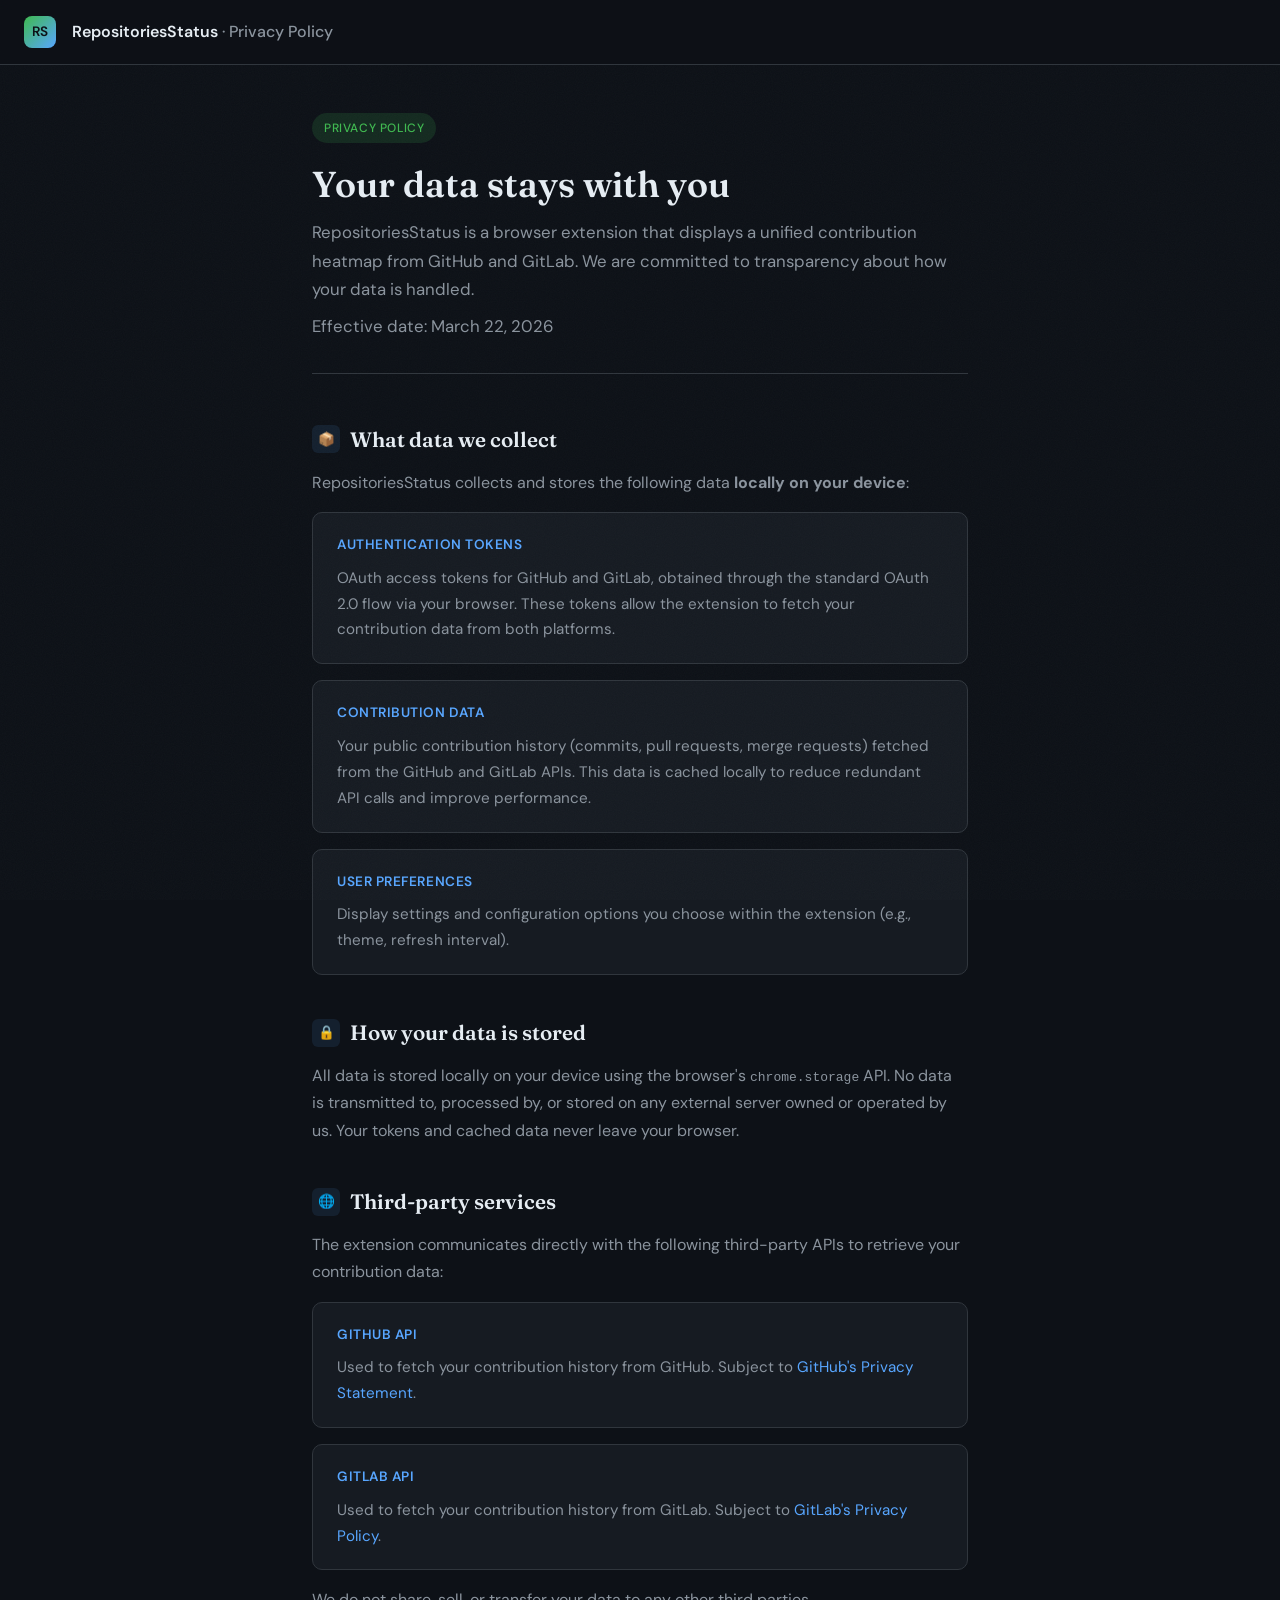
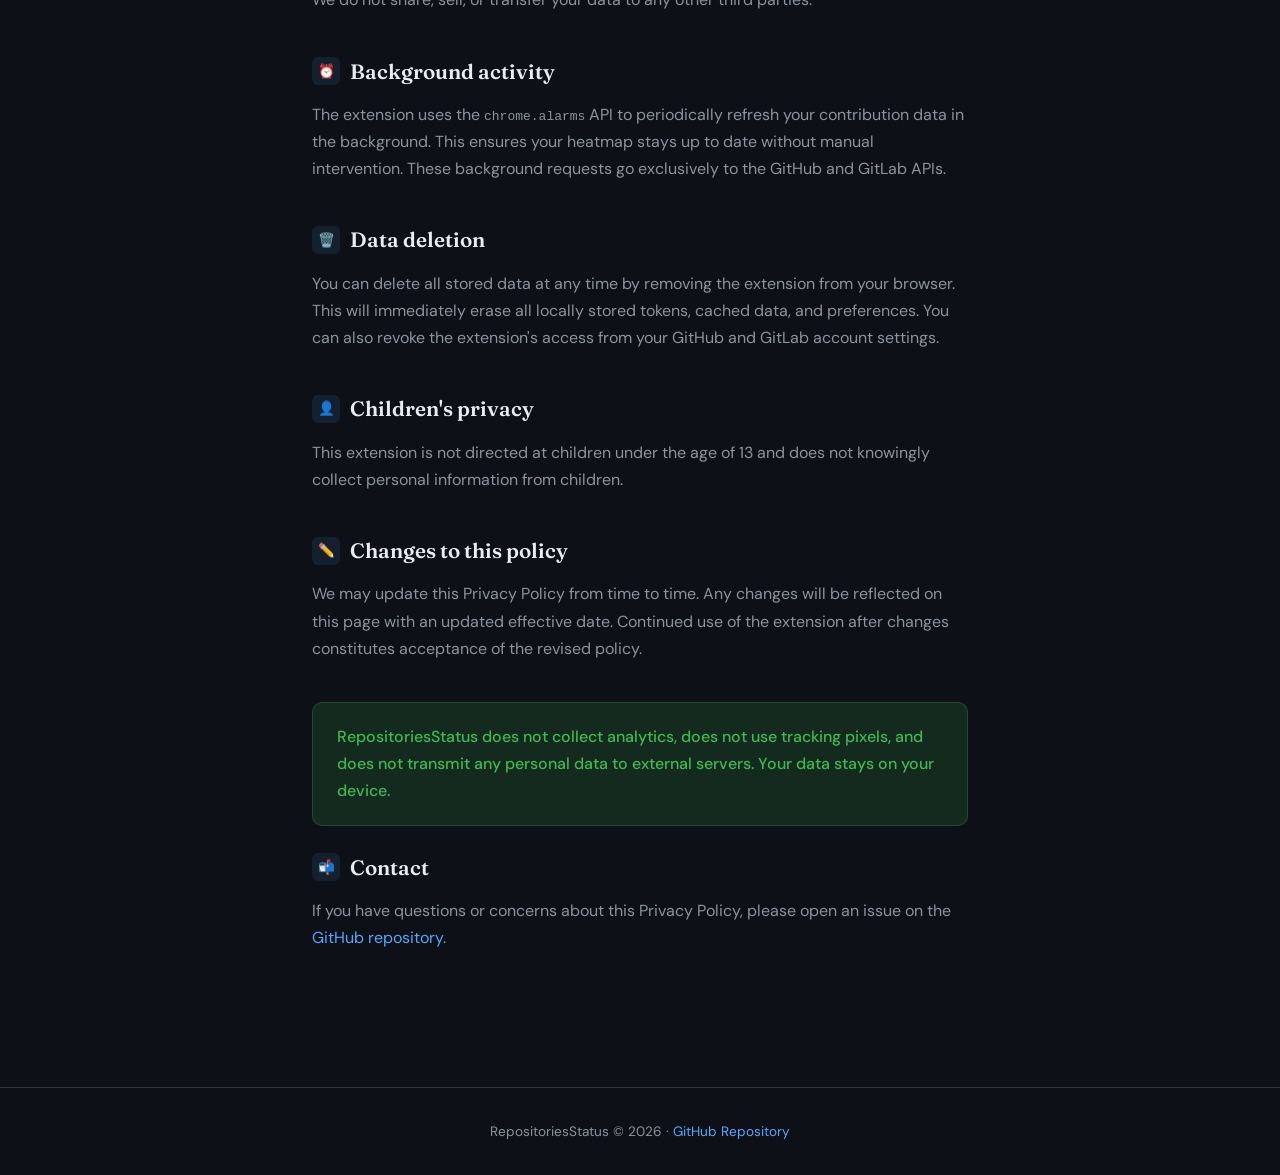
<file: docs/index.html>
<!DOCTYPE html>
<html lang="en">
<head>
    <meta charset="UTF-8">
    <meta name="viewport" content="width=device-width, initial-scale=1.0">
    <title>Privacy Policy — RepositoriesStatus</title>
    <link rel="preconnect" href="https://fonts.googleapis.com">
    <link href="https://fonts.googleapis.com/css2?family=DM+Sans:wght@400;500;600&family=Fraunces:opsz,wght@9..144,400;9..144,600&display=swap" rel="stylesheet">
    <style>
        :root {
            --bg: #0d1117;
            --surface: #161b22;
            --border: #30363d;
            --text: #e6edf3;
            --text-muted: #8b949e;
            --accent: #58a6ff;
            --accent-dim: rgba(88, 166, 255, 0.1);
            --green: #3fb950;
            --green-dim: rgba(63, 185, 80, 0.15);
        }

        * { margin: 0; padding: 0; box-sizing: border-box; }

        body {
            font-family: 'DM Sans', sans-serif;
            background: var(--bg);
            color: var(--text);
            line-height: 1.7;
            min-height: 100vh;
        }

        .grain {
            position: fixed;
            inset: 0;
            pointer-events: none;
            opacity: 0.03;
            background-image: url("data:image/svg+xml,%3Csvg viewBox='0 0 256 256' xmlns='http://www.w3.org/2000/svg'%3E%3Cfilter id='n'%3E%3CfeTurbulence type='fractalNoise' baseFrequency='0.9' numOctaves='4' stitchTiles='stitch'/%3E%3C/filter%3E%3Crect width='100%25' height='100%25' filter='url(%23n)'/%3E%3C/svg%3E");
            background-size: 256px;
        }

        header {
            border-bottom: 1px solid var(--border);
            padding: 1rem 1.5rem;
            display: flex;
            align-items: center;
            gap: 1rem;
            backdrop-filter: blur(12px);
            position: sticky;
            top: 0;
            z-index: 10;
            background: rgba(13, 17, 23, 0.85);
        }

        .logo {
            width: 32px;
            height: 32px;
            background: linear-gradient(135deg, var(--green), var(--accent));
            border-radius: 8px;
            display: flex;
            align-items: center;
            justify-content: center;
            font-weight: 600;
            font-size: 0.85rem;
            color: var(--bg);
            flex-shrink: 0;
        }

        header h1 {
            font-family: 'DM Sans', sans-serif;
            font-size: 1rem;
            font-weight: 500;
            color: var(--text-muted);
        }

        header h1 strong {
            color: var(--text);
            font-weight: 600;
        }

        .container {
            max-width: 720px;
            margin: 0 auto;
            padding: 3rem 2rem 6rem;
        }

        .hero {
            margin-bottom: 3rem;
            padding-bottom: 2rem;
            border-bottom: 1px solid var(--border);
        }

        .badge {
            display: inline-block;
            font-size: 0.75rem;
            font-weight: 500;
            letter-spacing: 0.05em;
            text-transform: uppercase;
            color: var(--green);
            background: var(--green-dim);
            padding: 0.3rem 0.75rem;
            border-radius: 100px;
            margin-bottom: 1.25rem;
        }

        .hero h2 {
            font-family: 'Fraunces', serif;
            font-size: 2.25rem;
            font-weight: 600;
            line-height: 1.2;
            margin-bottom: 0.75rem;
        }

        .hero p {
            color: var(--text-muted);
            font-size: 1.05rem;
        }

        .effective-date {
            color: var(--text-muted);
            font-size: 0.875rem;
            margin-top: 0.5rem;
        }

        section {
            margin-bottom: 2.5rem;
        }

        section h3 {
            font-family: 'Fraunces', serif;
            font-size: 1.3rem;
            font-weight: 600;
            margin-bottom: 0.75rem;
            display: flex;
            align-items: center;
            gap: 0.6rem;
        }

        section h3 .icon {
            width: 28px;
            height: 28px;
            background: var(--accent-dim);
            border-radius: 6px;
            display: flex;
            align-items: center;
            justify-content: center;
            font-size: 0.85rem;
            flex-shrink: 0;
        }

        section p {
            color: var(--text-muted);
            margin-bottom: 0.75rem;
        }

        .data-card {
            background: var(--surface);
            border: 1px solid var(--border);
            border-radius: 10px;
            padding: 1.25rem 1.5rem;
            margin: 1rem 0;
        }

        .data-card h4 {
            font-size: 0.85rem;
            font-weight: 600;
            text-transform: uppercase;
            letter-spacing: 0.04em;
            color: var(--accent);
            margin-bottom: 0.6rem;
        }

        .data-card p {
            font-size: 0.95rem;
            margin-bottom: 0;
        }

        .highlight {
            background: var(--green-dim);
            border: 1px solid rgba(63, 185, 80, 0.25);
            border-radius: 10px;
            padding: 1.25rem 1.5rem;
            margin: 1.5rem 0;
        }

        .highlight p {
            color: var(--green);
            font-weight: 500;
            margin-bottom: 0;
        }

        footer {
            border-top: 1px solid var(--border);
            padding: 2rem;
            text-align: center;
            color: var(--text-muted);
            font-size: 0.85rem;
        }

        footer a {
            color: var(--accent);
            text-decoration: none;
        }

        footer a:hover {
            text-decoration: underline;
        }

        a {
            color: var(--accent);
            text-decoration: none;
        }

        a:hover {
            text-decoration: underline;
        }

        @media (max-width: 600px) {
            .hero h2 { font-size: 1.75rem; }
            .container { padding: 2rem 1.25rem 4rem; }
        }
    </style>
</head>
<body>
    <div class="grain"></div>

    <header>
        <div class="logo">RS</div>
        <h1><strong>RepositoriesStatus</strong> · Privacy Policy</h1>
    </header>

    <div class="container">
        <div class="hero">
            <span class="badge">Privacy Policy</span>
            <h2>Your data stays with you</h2>
            <p>RepositoriesStatus is a browser extension that displays a unified contribution heatmap from GitHub and GitLab. We are committed to transparency about how your data is handled.</p>
            <p class="effective-date">Effective date: March 22, 2026</p>
        </div>

        <section>
            <h3><span class="icon">📦</span> What data we collect</h3>
            <p>RepositoriesStatus collects and stores the following data <strong>locally on your device</strong>:</p>

            <div class="data-card">
                <h4>Authentication tokens</h4>
                <p>OAuth access tokens for GitHub and GitLab, obtained through the standard OAuth 2.0 flow via your browser. These tokens allow the extension to fetch your contribution data from both platforms.</p>
            </div>

            <div class="data-card">
                <h4>Contribution data</h4>
                <p>Your public contribution history (commits, pull requests, merge requests) fetched from the GitHub and GitLab APIs. This data is cached locally to reduce redundant API calls and improve performance.</p>
            </div>

            <div class="data-card">
                <h4>User preferences</h4>
                <p>Display settings and configuration options you choose within the extension (e.g., theme, refresh interval).</p>
            </div>
        </section>

        <section>
            <h3><span class="icon">🔒</span> How your data is stored</h3>
            <p>All data is stored locally on your device using the browser's <code>chrome.storage</code> API. No data is transmitted to, processed by, or stored on any external server owned or operated by us. Your tokens and cached data never leave your browser.</p>
        </section>

        <section>
            <h3><span class="icon">🌐</span> Third-party services</h3>
            <p>The extension communicates directly with the following third-party APIs to retrieve your contribution data:</p>

            <div class="data-card">
                <h4>GitHub API</h4>
                <p>Used to fetch your contribution history from GitHub. Subject to <a href="https://docs.github.com/en/site-policy/privacy-policies/github-general-privacy-statement" target="_blank" rel="noopener">GitHub's Privacy Statement</a>.</p>
            </div>

            <div class="data-card">
                <h4>GitLab API</h4>
                <p>Used to fetch your contribution history from GitLab. Subject to <a href="https://about.gitlab.com/privacy/" target="_blank" rel="noopener">GitLab's Privacy Policy</a>.</p>
            </div>

            <p>We do not share, sell, or transfer your data to any other third parties.</p>
        </section>

        <section>
            <h3><span class="icon">⏰</span> Background activity</h3>
            <p>The extension uses the <code>chrome.alarms</code> API to periodically refresh your contribution data in the background. This ensures your heatmap stays up to date without manual intervention. These background requests go exclusively to the GitHub and GitLab APIs.</p>
        </section>

        <section>
            <h3><span class="icon">🗑️</span> Data deletion</h3>
            <p>You can delete all stored data at any time by removing the extension from your browser. This will immediately erase all locally stored tokens, cached data, and preferences. You can also revoke the extension's access from your GitHub and GitLab account settings.</p>
        </section>

        <section>
            <h3><span class="icon">👤</span> Children's privacy</h3>
            <p>This extension is not directed at children under the age of 13 and does not knowingly collect personal information from children.</p>
        </section>

        <section>
            <h3><span class="icon">✏️</span> Changes to this policy</h3>
            <p>We may update this Privacy Policy from time to time. Any changes will be reflected on this page with an updated effective date. Continued use of the extension after changes constitutes acceptance of the revised policy.</p>
        </section>

        <div class="highlight">
            <p>RepositoriesStatus does not collect analytics, does not use tracking pixels, and does not transmit any personal data to external servers. Your data stays on your device.</p>
        </div>

        <section>
            <h3><span class="icon">📬</span> Contact</h3>
            <p>If you have questions or concerns about this Privacy Policy, please open an issue on the <a href="https://github.com/Darkerc/RepositoriesStatus/issues" target="_blank" rel="noopener">GitHub repository</a>.</p>
        </section>
    </div>

    <footer>
        <p>RepositoriesStatus &copy; 2026 · <a href="https://github.com/Darkerc/RepositoriesStatus" target="_blank" rel="noopener">GitHub Repository</a></p>
    </footer>
</body>
</html>
</file>
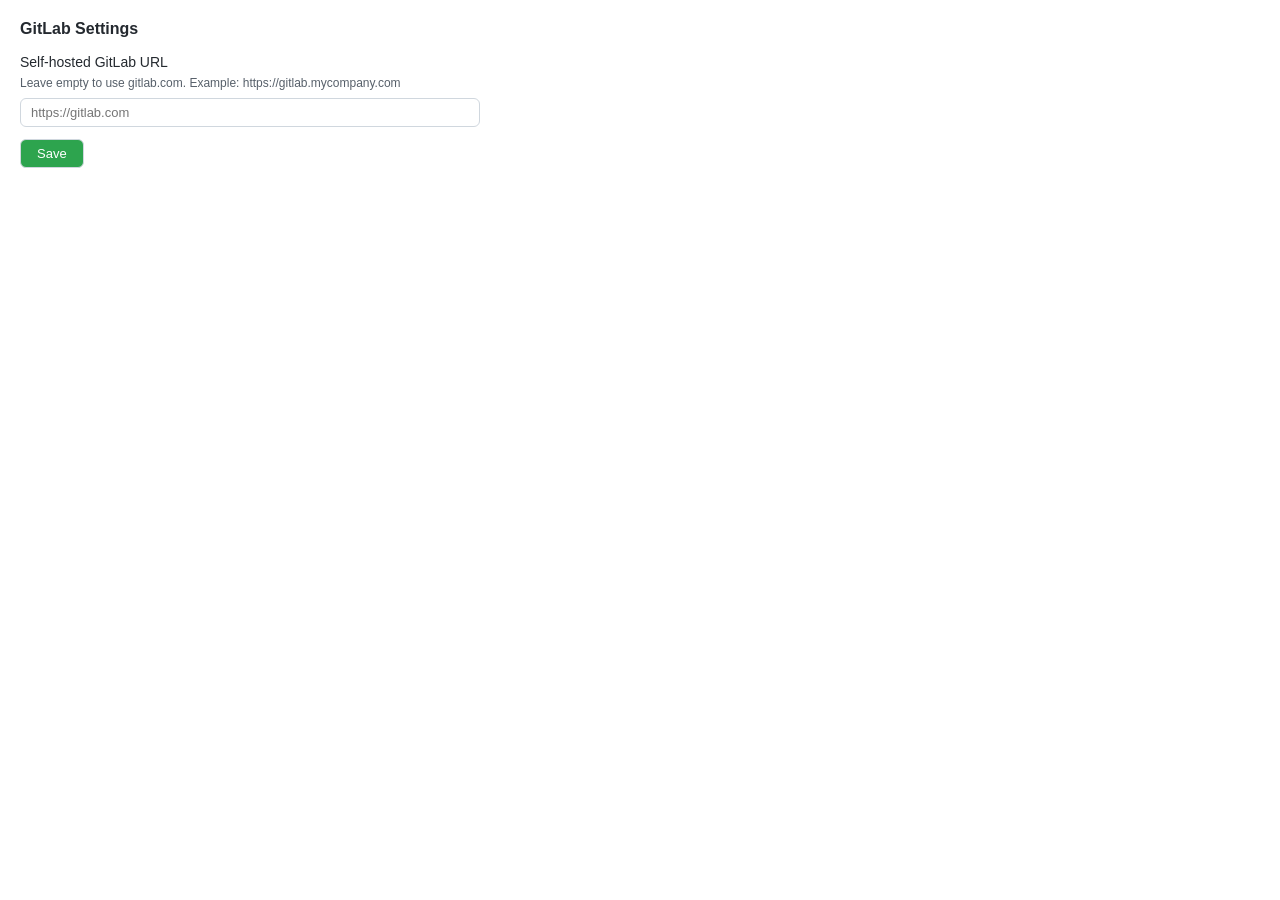
<file: options/options.html>
<!DOCTYPE html>
<html lang="en">
<head>
  <meta charset="UTF-8">
  <title>Contribution Heatmap - Options</title>
  <script>
    var _t = localStorage.getItem('user_theme');
    if (_t === 'light' || _t === 'dark') document.documentElement.setAttribute('data-theme', _t);
  </script>
  <style>
    :root {
      --color-text-primary: #24292f;
      --color-text-secondary: #57606a;
      --color-bg-primary: #ffffff;
      --color-border-primary: #d0d7de;
      --color-accent-blue: #0969da;
      --color-focus-ring: rgba(9, 105, 218, 0.15);
      --color-btn-bg: #2da44e;
      --color-btn-hover: #218838;
      --color-success-bg: #dafbe1;
      --color-success-text: #116329;
      --color-error-bg: #ffebe9;
      --color-error-text: #82071e;
    }

    html[data-theme="dark"] {
      --color-text-primary: #e6edf3;
      --color-text-secondary: #8b949e;
      --color-bg-primary: #0d1117;
      --color-border-primary: #30363d;
      --color-accent-blue: #58a6ff;
      --color-focus-ring: rgba(56, 139, 253, 0.3);
      --color-btn-bg: #238636;
      --color-btn-hover: #2ea043;
      --color-success-bg: rgba(63, 185, 80, 0.15);
      --color-success-text: #3fb950;
      --color-error-bg: rgba(248, 81, 73, 0.15);
      --color-error-text: #ff7b72;
    }

    @media (prefers-color-scheme: dark) {
      html:not([data-theme]) {
        --color-text-primary: #e6edf3;
        --color-text-secondary: #8b949e;
        --color-bg-primary: #0d1117;
        --color-border-primary: #30363d;
        --color-accent-blue: #58a6ff;
        --color-focus-ring: rgba(56, 139, 253, 0.3);
        --color-btn-bg: #238636;
        --color-btn-hover: #2ea043;
        --color-success-bg: rgba(63, 185, 80, 0.15);
        --color-success-text: #3fb950;
        --color-error-bg: rgba(248, 81, 73, 0.15);
        --color-error-text: #ff7b72;
      }
    }

    * { margin: 0; padding: 0; box-sizing: border-box; }
    body {
      font-family: -apple-system, BlinkMacSystemFont, 'Segoe UI', Helvetica, Arial, sans-serif;
      font-size: 14px;
      color: var(--color-text-primary);
      background: var(--color-bg-primary);
      padding: 20px;
      max-width: 500px;
    }
    h2 { font-size: 16px; margin-bottom: 16px; }
    label { display: block; font-weight: 500; margin-bottom: 6px; }
    .help { font-size: 12px; color: var(--color-text-secondary); margin-bottom: 8px; }
    input[type="url"] {
      width: 100%;
      padding: 6px 10px;
      border: 1px solid var(--color-border-primary);
      border-radius: 6px;
      font-size: 13px;
      color: var(--color-text-primary);
      background: var(--color-bg-primary);
    }
    input[type="url"]:focus {
      outline: none;
      border-color: var(--color-accent-blue);
      box-shadow: 0 0 0 3px var(--color-focus-ring);
    }
    .btn {
      margin-top: 12px;
      padding: 6px 16px;
      border: 1px solid var(--color-border-primary);
      border-radius: 6px;
      background: var(--color-btn-bg);
      color: #fff;
      font-size: 13px;
      font-weight: 500;
      cursor: pointer;
    }
    .btn:hover { background: var(--color-btn-hover); }
    .message {
      margin-top: 10px;
      font-size: 12px;
      padding: 6px 10px;
      border-radius: 6px;
    }
    .message.success { background: var(--color-success-bg); color: var(--color-success-text); }
    .message.error { background: var(--color-error-bg); color: var(--color-error-text); }
    .message.hidden { display: none; }
  </style>
</head>
<body>
  <h2 data-i18n="options.gitlabSettings">GitLab Settings</h2>

  <label for="gitlab-url" data-i18n="options.gitlabUrlLabel">Self-hosted GitLab URL</label>
  <p class="help" data-i18n="options.gitlabUrlHelp">Leave empty to use gitlab.com. Example: https://gitlab.mycompany.com</p>
  <input type="url" id="gitlab-url" data-i18n-placeholder="options.gitlabPlaceholder" placeholder="https://gitlab.com">

  <button class="btn" id="btn-save" data-i18n="options.save">Save</button>
  <div id="message" class="message hidden"></div>

  <script type="module" src="options.js"></script>
</body>
</html>
</file>
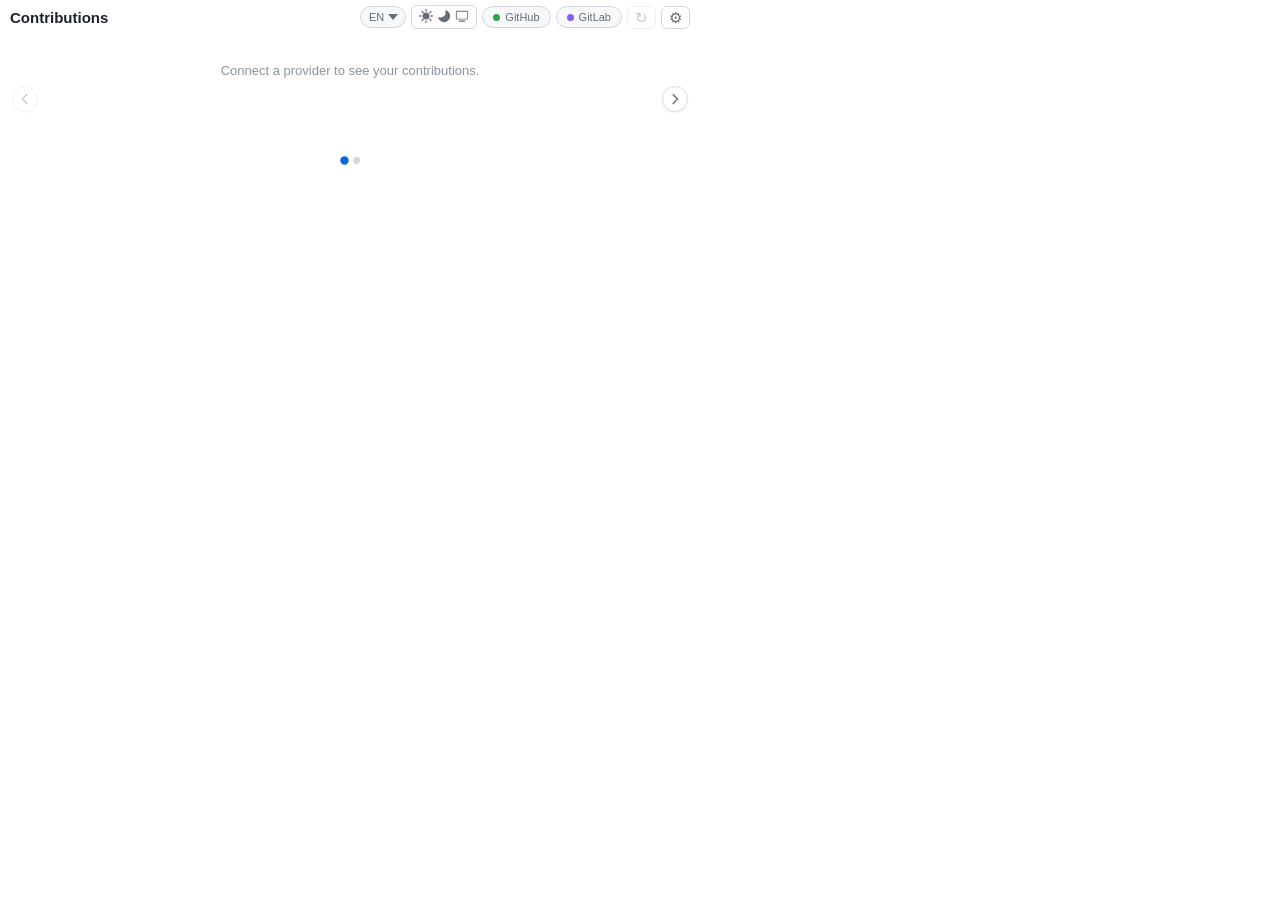
<file: popup/popup.html>
<!DOCTYPE html>
<html lang="en">
<head>
  <meta charset="UTF-8">
  <meta name="viewport" content="width=device-width, initial-scale=1.0">
  <script>
    var _t = localStorage.getItem('user_theme');
    if (_t === 'light' || _t === 'dark') document.documentElement.setAttribute('data-theme', _t);
  </script>
  <link rel="stylesheet" href="popup.css">
  <title>Contribution Heatmap</title>
</head>
<body>
  <header>
    <h1 data-i18n="popup.title">Contributions</h1>
    <div class="header-actions">
      <select id="lang-select" class="lang-select">
        <option value="en">EN</option>
        <option value="es">ES</option>
        <option value="zh">ZH</option>
      </select>
      <button id="btn-theme" class="icon-btn" data-i18n-title="theme.system" title="Theme: System">
        <svg id="icon-sun" width="14" height="14" viewBox="0 0 16 16" fill="currentColor" class="hidden">
          <path d="M8 12a4 4 0 100-8 4 4 0 000 8zM8 0a.75.75 0 01.75.75v1.5a.75.75 0 01-1.5 0V.75A.75.75 0 018 0zm0 13a.75.75 0 01.75.75v1.5a.75.75 0 01-1.5 0v-1.5A.75.75 0 018 13zM3.05 2.34a.75.75 0 011.06 0l1.06 1.06a.75.75 0 11-1.06 1.06L3.05 3.4a.75.75 0 010-1.06zm8.84 8.84a.75.75 0 011.06 0l1.06 1.06a.75.75 0 11-1.06 1.06l-1.06-1.06a.75.75 0 010-1.06zM0 8a.75.75 0 01.75-.75h1.5a.75.75 0 010 1.5H.75A.75.75 0 010 8zm13 0a.75.75 0 01.75-.75h1.5a.75.75 0 010 1.5h-1.5A.75.75 0 0113 8zM3.05 13.66a.75.75 0 010-1.06l1.06-1.06a.75.75 0 111.06 1.06l-1.06 1.06a.75.75 0 01-1.06 0zm8.84-8.84a.75.75 0 010-1.06l1.06-1.06a.75.75 0 111.06 1.06l-1.06 1.06a.75.75 0 01-1.06 0z"/>
        </svg>
        <svg id="icon-moon" width="14" height="14" viewBox="0 0 16 16" fill="currentColor" class="hidden">
          <path d="M9.598 1.591a.75.75 0 01.785-.175 7 7 0 11-8.967 8.967.75.75 0 01.961-.96 5.5 5.5 0 007.046-7.046.75.75 0 01.175-.786z"/>
        </svg>
        <svg id="icon-system" width="14" height="14" viewBox="0 0 16 16" fill="currentColor">
          <path d="M1 3.5A1.5 1.5 0 012.5 2h11A1.5 1.5 0 0115 3.5v7a1.5 1.5 0 01-1.5 1.5h-11A1.5 1.5 0 011 10.5v-7zM2.5 3a.5.5 0 00-.5.5v7a.5.5 0 00.5.5h11a.5.5 0 00.5-.5v-7a.5.5 0 00-.5-.5h-11zM5 14.5a.75.75 0 010-1.5h6a.75.75 0 010 1.5H5z"/>
        </svg>
      </button>
      <button id="btn-github" class="provider-btn" data-i18n-title="popup.connectGitHub" title="Connect GitHub">
        <span class="provider-dot gh-dot"></span>
        <span class="provider-label">GitHub</span>
      </button>
      <button id="btn-gitlab" class="provider-btn" data-i18n-title="popup.connectGitLab" title="Connect GitLab">
        <span class="provider-dot gl-dot"></span>
        <span class="provider-label">GitLab</span>
      </button>
      <button type="button" id="btn-toggle-carousel" class="icon-btn hidden" data-i18n-title="carousel.togglePanelHide" title="Hide contributions panel" aria-label="Toggle contributions panel">
        <svg id="icon-eye-open" width="14" height="14" viewBox="0 0 16 16" fill="currentColor">
          <path d="M8 2C4.5 2 1.6 4.2.3 7.5a.5.5 0 000 .4C1.6 11.3 4.5 14 8 14s6.4-2.7 7.7-6.1a.5.5 0 000-.4C14.4 4.2 11.5 2 8 2zm0 10.5C5.2 12.5 2.8 10.7 1.8 8 2.8 5.3 5.2 3.5 8 3.5s5.2 1.8 6.2 4.5c-1 2.7-3.4 4.5-6.2 4.5zM8 5a3 3 0 100 6 3 3 0 000-6zm0 4.5a1.5 1.5 0 110-3 1.5 1.5 0 010 3z"/>
        </svg>
        <svg id="icon-eye-closed" width="14" height="14" viewBox="0 0 16 16" fill="currentColor" class="hidden">
          <path d="M14.5 1.1a.5.5 0 01.1.7l-13 12a.5.5 0 01-.7-.7l2-1.8A8.7 8.7 0 01.3 7.9a.5.5 0 010-.4C1.6 4.2 4.5 2 8 2c1.5 0 2.9.4 4.1 1.1l2-1.8a.5.5 0 01.7 0zM11 3.8L9.5 5.2A3 3 0 006.7 8l-1.8 1.7A7 7 0 011.8 8C2.8 5.3 5.2 3.5 8 3.5c1.1 0 2.1.3 3 .8zm-3 7.7c2.8 0 5.2-1.8 6.2-4.5-.5-1.2-1.2-2.3-2.1-3.1l-1.5 1.4A3 3 0 018 11a3 3 0 01-1.5-.4L5 12a7 7 0 003 .5z"/>
        </svg>
      </button>
      <button id="btn-refresh" class="icon-btn" data-i18n-title="popup.refresh" title="Refresh" disabled>&#x21bb;</button>
      <button id="btn-options" class="icon-btn" data-i18n-title="popup.options" title="Options">&#x2699;</button>
    </div>
  </header>

  <div id="status-bar" class="status-bar hidden"></div>

  <div id="carousel" class="carousel">
    <button type="button" id="carousel-prev" class="carousel-nav carousel-prev" data-i18n-title="carousel.prev" title="Previous" aria-label="Previous slide">
      <svg width="14" height="14" viewBox="0 0 16 16" fill="currentColor">
        <path d="M10.7 2.3a1 1 0 010 1.4L6.4 8l4.3 4.3a1 1 0 11-1.4 1.4l-5-5a1 1 0 010-1.4l5-5a1 1 0 011.4 0z"/>
      </svg>
    </button>
    <button type="button" id="carousel-next" class="carousel-nav carousel-next" data-i18n-title="carousel.next" title="Next" aria-label="Next slide">
      <svg width="14" height="14" viewBox="0 0 16 16" fill="currentColor">
        <path d="M5.3 2.3a1 1 0 011.4 0l5 5a1 1 0 010 1.4l-5 5a1 1 0 11-1.4-1.4L9.6 8 5.3 3.7a1 1 0 010-1.4z"/>
      </svg>
    </button>

    <div class="carousel-viewport">
      <div class="carousel-track" id="carousel-track">
        <section class="carousel-slide" data-slide="heatmap" aria-label="Heatmap">
          <div class="heatmap-toolbar" id="heatmap-toolbar">
            <button type="button" id="btn-download-heatmap" class="icon-btn" data-i18n-title="heatmap.download" title="Download heatmap">
              <svg width="14" height="14" viewBox="0 0 16 16" fill="currentColor">
                <path d="M7.5 10.4L4.3 7.1a.5.5 0 01.7-.7L7.5 9V1.5a.5.5 0 011 0V9l2.5-2.6a.5.5 0 01.7.7L8.5 10.4a.7.7 0 01-1 0zM2 12.5a.5.5 0 011 0v1h10v-1a.5.5 0 011 0v1.5a.5.5 0 01-.5.5h-11a.5.5 0 01-.5-.5v-1.5z"/>
              </svg>
            </button>
            <button type="button" id="btn-heatmap-colors" class="icon-btn" data-i18n-title="heatmap.customColors" title="Customize heatmap colors">
              <svg width="14" height="14" viewBox="0 0 16 16" fill="currentColor">
                <path d="M8 0a8 8 0 100 16A8 8 0 008 0zM2.6 11.5a6.5 6.5 0 019.5-8.2L3.3 12.1a6.5 6.5 0 01-.7-.6zm1.7 1.2l8.8-8.8a6.5 6.5 0 01-8.8 8.8z"/>
              </svg>
            </button>
          </div>

          <div id="heatmap-color-panel" class="heatmap-color-panel hidden">
            <div class="color-picker-row">
              <label data-i18n="heatmap.githubColor">GitHub</label>
              <input type="color" id="color-github" value="#216e39">
            </div>
            <div class="color-picker-row">
              <label data-i18n="heatmap.gitlabColor">GitLab</label>
              <input type="color" id="color-gitlab" value="#6d28d9">
            </div>
            <div class="color-picker-row">
              <label data-i18n="heatmap.mixedColor">Mixed</label>
              <input type="color" id="color-mixed" value="#0d9488">
            </div>
            <div class="color-picker-actions">
              <button type="button" id="btn-reset-colors" class="color-reset-btn" data-i18n="heatmap.resetColors">Reset</button>
            </div>
          </div>

          <div id="heatmap-container" class="heatmap-container">
            <p class="placeholder" data-i18n="popup.placeholder">Connect a provider to see your contributions.</p>
          </div>
        </section>

        <section class="carousel-slide" data-slide="languages" aria-label="Languages">
          <div id="languages-container" class="languages-container">
            <p class="languages-placeholder" data-i18n="languages.connectFirst">Connect a provider to see your top languages.</p>
          </div>
        </section>
      </div>
    </div>

    <div class="carousel-dots" id="carousel-dots" role="tablist">
      <button type="button" class="carousel-dot active" data-index="0" data-i18n-title="carousel.heatmap" title="Heatmap" aria-label="Heatmap"></button>
      <button type="button" class="carousel-dot" data-index="1" data-i18n-title="carousel.languages" title="Languages" aria-label="Languages"></button>
    </div>
  </div>

  <div id="activity-section" class="activity-section">
    <div class="main-tabs" role="tablist">
      <button type="button" id="tab-user" class="main-tab active" data-tab="user"
              role="tab" aria-selected="true"
              data-i18n="mainTab.user" data-i18n-title="mainTab.userTitle">User Activity</button>
      <button type="button" id="tab-groups" class="main-tab" data-tab="groups"
              role="tab" aria-selected="false"
              data-i18n="mainTab.groups" data-i18n-title="mainTab.groupsTitle">Group Activity</button>
    </div>

    <div id="group-tabs-container" class="group-tabs-container hidden">
      <div id="group-tabs" class="group-tabs" role="tablist"></div>
      <div id="group-tabs-empty" class="group-tabs-empty hidden" data-i18n="groupTab.noGroups">You are not a member of any organization or group.</div>
    </div>

    <div id="activity-feed" class="activity-feed">
      <div class="section-header">
        <h2 data-i18n="popup.recentActivity">Recent Activity</h2>
        <div class="activity-filter-group">
          <button type="button" id="filter-all" class="activity-filter-btn active" data-filter="all" data-i18n="activityFilter.all" data-i18n-title="activityFilter.allTitle" title="Show all activity">All</button>
          <button type="button" id="filter-github" class="activity-filter-btn" data-filter="github" data-i18n-title="activityFilter.githubTitle" title="Show only GitHub">
            <span class="provider-dot gh-dot"></span>GitHub
          </button>
          <button type="button" id="filter-gitlab" class="activity-filter-btn" data-filter="gitlab" data-i18n-title="activityFilter.gitlabTitle" title="Show only GitLab">
            <span class="provider-dot gl-dot"></span>GitLab
          </button>
        </div>
      </div>
      <div id="activity-list" class="activity-list"></div>
    </div>

    <div id="activity-detail" class="activity-detail hidden">
      <div class="detail-header">
        <button id="btn-back" class="back-btn">&larr; <span data-i18n="popup.back">Back</span></button>
        <span id="detail-type" class="detail-type-badge"></span>
      </div>
      <div id="detail-body" class="detail-body"></div>
    </div>
  </div>

  <script type="module" src="popup.js"></script>
</body>
</html>
</file>
<file: popup/popup.css>
/* ── Theme Variables ── */
:root {
  --color-text-primary: #1f2328;
  --color-text-secondary: #656d76;
  --color-text-muted: #8b949e;
  --color-text-on-accent: #ffffff;
  --color-bg-primary: #ffffff;
  --color-bg-surface: #f6f8fa;
  --color-bg-hover: #eaeef2;
  --color-bg-label: #f0f0f0;
  --color-border-primary: #d0d7de;
  --color-border-section: #d8dee4;
  --color-border-light: #f0f0f0;
  --color-accent-blue: #0969da;
  --color-accent-blue-bg: #ddf4ff;
  --color-accent-blue-text: #0550ae;
  --color-focus-ring: rgba(9, 105, 218, 0.15);
  --color-scrollbar: #d0d7de;
  --color-error-bg: #ffebe9;
  --color-error-text: #82071e;
  --color-error-border: #ff8182;
  --color-warning-bg: #fff8c5;
  --color-warning-text: #6a5900;
  --color-warning-border: #d4a72c;
  --color-info-bg: #ddf4ff;
  --color-info-text: #0550ae;
  --color-info-border: #54aeff;
  --color-github-dot: #30a14e;
  --color-gitlab-dot: #8b5cf6;
  --color-badge-pr-bg: #dafbe1;
  --color-badge-pr-text: #116329;
  --color-badge-issue-bg: #fff8c5;
  --color-badge-issue-text: #6a5900;
  --color-badge-gitlab-bg: #ede9fe;
  --color-badge-gitlab-text: #5b21b6;
  --color-file-added: #1a7f37;
  --color-file-modified: #bf8700;
  --color-file-removed: #cf222e;
  --color-file-renamed: #8250df;
  --color-detail-shadow: #494949;
  --color-heatmap-empty: #ebedf0;
  --color-lang-arrow: url("data:image/svg+xml,%3Csvg xmlns='http://www.w3.org/2000/svg' width='10' height='6'%3E%3Cpath d='M0 0l5 6 5-6z' fill='%23656d76'/%3E%3C/svg%3E");
}

/* Dark theme overrides */
html[data-theme="dark"] {
  --color-text-primary: #e6edf3;
  --color-text-secondary: #8b949e;
  --color-text-muted: #6e7681;
  --color-bg-primary: #0d1117;
  --color-bg-surface: #161b22;
  --color-bg-hover: #21262d;
  --color-bg-label: #30363d;
  --color-border-primary: #30363d;
  --color-border-section: #21262d;
  --color-border-light: #21262d;
  --color-accent-blue: #58a6ff;
  --color-accent-blue-bg: rgba(56, 139, 253, 0.15);
  --color-accent-blue-text: #58a6ff;
  --color-focus-ring: rgba(56, 139, 253, 0.3);
  --color-scrollbar: #30363d;
  --color-error-bg: rgba(248, 81, 73, 0.15);
  --color-error-text: #ff7b72;
  --color-error-border: rgba(248, 81, 73, 0.4);
  --color-warning-bg: rgba(210, 153, 34, 0.15);
  --color-warning-text: #d29922;
  --color-warning-border: rgba(210, 153, 34, 0.4);
  --color-info-bg: rgba(56, 139, 253, 0.15);
  --color-info-text: #58a6ff;
  --color-info-border: rgba(56, 139, 253, 0.4);
  --color-github-dot: #3fb950;
  --color-gitlab-dot: #a78bfa;
  --color-badge-pr-bg: rgba(63, 185, 80, 0.15);
  --color-badge-pr-text: #3fb950;
  --color-badge-issue-bg: rgba(210, 153, 34, 0.15);
  --color-badge-issue-text: #d29922;
  --color-badge-gitlab-bg: rgba(139, 92, 246, 0.15);
  --color-badge-gitlab-text: #a78bfa;
  --color-file-added: #3fb950;
  --color-file-modified: #d29922;
  --color-file-removed: #f85149;
  --color-file-renamed: #a371f7;
  --color-detail-shadow: #6e7681;
  --color-heatmap-empty: #161b22;
  --color-lang-arrow: url("data:image/svg+xml,%3Csvg xmlns='http://www.w3.org/2000/svg' width='10' height='6'%3E%3Cpath d='M0 0l5 6 5-6z' fill='%238b949e'/%3E%3C/svg%3E");
}

/* System preference (when no explicit data-theme) */
@media (prefers-color-scheme: dark) {
  html:not([data-theme]) {
    --color-text-primary: #e6edf3;
    --color-text-secondary: #8b949e;
    --color-text-muted: #6e7681;
    --color-bg-primary: #0d1117;
    --color-bg-surface: #161b22;
    --color-bg-hover: #21262d;
    --color-bg-label: #30363d;
    --color-border-primary: #30363d;
    --color-border-section: #21262d;
    --color-border-light: #21262d;
    --color-accent-blue: #58a6ff;
    --color-accent-blue-bg: rgba(56, 139, 253, 0.15);
    --color-accent-blue-text: #58a6ff;
    --color-focus-ring: rgba(56, 139, 253, 0.3);
    --color-scrollbar: #30363d;
    --color-error-bg: rgba(248, 81, 73, 0.15);
    --color-error-text: #ff7b72;
    --color-error-border: rgba(248, 81, 73, 0.4);
    --color-warning-bg: rgba(210, 153, 34, 0.15);
    --color-warning-text: #d29922;
    --color-warning-border: rgba(210, 153, 34, 0.4);
    --color-info-bg: rgba(56, 139, 253, 0.15);
    --color-info-text: #58a6ff;
    --color-info-border: rgba(56, 139, 253, 0.4);
    --color-github-dot: #3fb950;
    --color-gitlab-dot: #a78bfa;
    --color-badge-pr-bg: rgba(63, 185, 80, 0.15);
    --color-badge-pr-text: #3fb950;
    --color-badge-issue-bg: rgba(210, 153, 34, 0.15);
    --color-badge-issue-text: #d29922;
    --color-badge-gitlab-bg: rgba(139, 92, 246, 0.15);
    --color-badge-gitlab-text: #a78bfa;
    --color-file-added: #3fb950;
    --color-file-modified: #d29922;
    --color-file-removed: #f85149;
    --color-file-renamed: #a371f7;
    --color-detail-shadow: #6e7681;
    --color-heatmap-empty: #161b22;
    --color-lang-arrow: url("data:image/svg+xml,%3Csvg xmlns='http://www.w3.org/2000/svg' width='10' height='6'%3E%3Cpath d='M0 0l5 6 5-6z' fill='%238b949e'/%3E%3C/svg%3E");
  }
}

* {
  margin: 0;
  padding: 0;
  box-sizing: border-box;
}

html {
  width: 700px;
}

html, body {
  padding: 0;
  margin: 0;
  overflow-x: hidden;
  overflow-y: auto;
  min-height: 200px;
}

body {
  width: 100%;
  font-family: -apple-system, BlinkMacSystemFont, 'Segoe UI', Helvetica, Arial, sans-serif;
  font-size: 13px;
  color: var(--color-text-primary);
  background: var(--color-bg-primary);
  padding: 5px 10px;
}

/* ── Header ── */
header {
  display: flex;
  align-items: center;
  justify-content: space-between;
  margin-bottom: 4px;
}

h1 {
  font-size: 15px;
  font-weight: 600;
  color: var(--color-text-primary);
}

.header-actions {
  display: flex;
  align-items: center;
  gap: 5px;
}

/* Language selector */
.lang-select {
  appearance: none;
  -webkit-appearance: none;
  padding: 4px 20px 4px 8px;
  border: 1px solid var(--color-border-primary);
  border-radius: 20px;
  background: var(--color-bg-surface) var(--color-lang-arrow) no-repeat right 7px center;
  font-size: 11px;
  font-weight: 500;
  color: var(--color-text-secondary);
  cursor: pointer;
  transition: background-color 0.15s;
}

.lang-select:hover {
  background-color: var(--color-bg-hover);
}

.lang-select:focus {
  outline: none;
  border-color: var(--color-accent-blue);
  box-shadow: 0 0 0 3px var(--color-focus-ring);
}

/* Provider toggle buttons */
.provider-btn {
  display: flex;
  align-items: center;
  gap: 5px;
  padding: 4px 10px;
  border: 1px solid var(--color-border-primary);
  border-radius: 20px;
  background: var(--color-bg-surface);
  cursor: pointer;
  font-size: 11px;
  font-weight: 500;
  color: var(--color-text-secondary);
  transition: all 0.2s;
}

.provider-btn:hover {
  background: var(--color-bg-hover);
}

.provider-btn.connected {
  border-color: transparent;
  color: #fff;
}

.provider-btn.connected.github-connected {
  background: #238636;
}

.provider-btn.connected.github-connected:hover {
  background: #1a7f37;
}

.provider-btn.connected.gitlab-connected {
  background: #7c3aed;
}

.provider-btn.connected.gitlab-connected:hover {
  background: #6d28d9;
}

.provider-dot {
  width: 7px;
  height: 7px;
  border-radius: 50%;
  flex-shrink: 0;
}

.gh-dot {
  background: var(--color-github-dot);
}

.gl-dot {
  background: var(--color-gitlab-dot);
}

.provider-btn.connected .gh-dot,
.provider-btn.connected .gl-dot {
  background: rgba(255, 255, 255, 0.7);
}

.icon-btn {
  background: none;
  border: 1px solid var(--color-border-primary);
  border-radius: 6px;
  cursor: pointer;
  font-size: 15px;
  padding: 3px 7px;
  color: var(--color-text-secondary);
  transition: background 0.15s;
  line-height: 1;
}

.icon-btn:hover:not(:disabled) {
  background: var(--color-bg-surface);
  color: var(--color-text-primary);
}

.icon-btn:disabled {
  opacity: 0.35;
  cursor: default;
}

.icon-btn.spinning {
  animation: spin 1s linear infinite;
}

.icon-btn.hidden {
  display: none;
}

@keyframes spin {
  from { transform: rotate(0deg); }
  to { transform: rotate(360deg); }
}

/* ── Status bar ── */
.status-bar {
  padding: 6px 10px;
  border-radius: 6px;
  font-size: 12px;
  margin-bottom: 10px;
}

.status-bar.hidden { display: none; }
.status-bar.error { background: var(--color-error-bg); color: var(--color-error-text); border: 1px solid var(--color-error-border); }
.status-bar.warning { background: var(--color-warning-bg); color: var(--color-warning-text); border: 1px solid var(--color-warning-border); }
.status-bar.info { background: var(--color-info-bg); color: var(--color-info-text); border: 1px solid var(--color-info-border); }

/* ── Carousel ── */
.carousel {
  position: relative;
  margin-bottom: 5px;
}

.carousel.collapsed {
  display: none;
}

.carousel-viewport {
  overflow: hidden;
  width: 100%;
}

.carousel-track {
  display: flex;
  width: 100%;
  transition: transform 0.3s ease;
  will-change: transform;
}

.carousel-slide {
  flex: 0 0 100%;
  width: 100%;
  min-width: 0;
}

.carousel-nav {
  position: absolute;
  top: 50%;
  transform: translateY(-50%);
  z-index: 2;
  width: 26px;
  height: 26px;
  border: 1px solid var(--color-border-primary);
  border-radius: 50%;
  background: var(--color-bg-primary);
  color: var(--color-text-secondary);
  cursor: pointer;
  display: flex;
  align-items: center;
  justify-content: center;
  padding: 0;
  opacity: 0.85;
  transition: opacity 0.15s, background-color 0.15s, color 0.15s;
  box-shadow: 0 1px 3px rgba(0, 0, 0, 0.08);
}

.carousel-nav:hover {
  opacity: 1;
  background: var(--color-bg-hover);
  color: var(--color-text-primary);
}

.carousel-nav:disabled {
  opacity: 0.3;
  cursor: default;
}

.carousel-prev { left: 2px; }
.carousel-next { right: 2px; }

.carousel-dots {
  display: flex;
  justify-content: center;
  gap: 5px;
  margin-top: 4px;
}

.carousel-dot {
  width: 7px;
  height: 7px;
  border-radius: 50%;
  border: none;
  padding: 0;
  background: var(--color-border-primary);
  cursor: pointer;
  transition: background-color 0.15s, transform 0.15s;
}

.carousel-dot:hover {
  background: var(--color-text-muted);
}

.carousel-dot.active {
  background: var(--color-accent-blue);
  transform: scale(1.2);
}

/* ── Languages slide ── */
.languages-container {
  padding: 4px 6px;
  min-height: 120px;
}

.languages-placeholder {
  color: var(--color-text-muted);
  text-align: center;
  padding: 30px 0;
  font-size: 13px;
}

.languages-placeholder.error { color: var(--color-error-text); }

.languages-header {
  display: flex;
  align-items: center;
  justify-content: space-between;
  margin-bottom: 5px;
  font-size: 12px;
}

.languages-title {
  font-weight: 600;
  color: var(--color-text-primary);
}

.languages-stats {
  color: var(--color-text-muted);
  font-size: 11px;
  display: flex;
  align-items: center;
  gap: 4px;
}

.languages-stats-sep { opacity: 0.5; }

.languages-bar {
  display: flex;
  width: 100%;
  height: 10px;
  border-radius: 5px;
  overflow: hidden;
  background: var(--color-bg-surface);
  border: 1px solid var(--color-border-light);
}

.languages-segment {
  height: 100%;
  display: block;
  transition: filter 0.15s;
}

.languages-segment:hover { filter: brightness(1.15); }

.languages-segment-other { background: var(--color-text-muted); }

.languages-legend {
  list-style: none;
  margin: 8px 0 0;
  padding: 0;
  display: grid;
  grid-template-columns: repeat(auto-fill, minmax(140px, 1fr));
  gap: 4px 10px;
}

.languages-legend-item {
  display: flex;
  align-items: center;
  gap: 6px;
  font-size: 11px;
  color: var(--color-text-secondary);
  min-width: 0;
}

.languages-dot {
  flex: 0 0 auto;
  width: 9px;
  height: 9px;
  border-radius: 50%;
  background: var(--color-text-muted);
}

.languages-dot-other { background: var(--color-text-muted); }

.languages-name {
  color: var(--color-text-primary);
  white-space: nowrap;
  overflow: hidden;
  text-overflow: ellipsis;
  flex: 1 1 auto;
  min-width: 0;
}

.languages-percent {
  color: var(--color-text-muted);
  font-variant-numeric: tabular-nums;
  flex: 0 0 auto;
}

/* ── Heatmap toolbar ── */
.heatmap-toolbar {
  display: none;
  justify-content: flex-end;
  gap: 4px;
  margin-bottom: 4px;
}

.heatmap-toolbar.visible {
  display: flex;
}

.heatmap-toolbar .icon-btn {
  display: flex;
  align-items: center;
  justify-content: center;
  padding: 3px 6px;
}

.heatmap-toolbar .icon-btn svg {
  display: block;
}

.heatmap-toolbar .icon-btn svg.hidden {
  display: none;
}

/* ── Heatmap color picker panel ── */
.heatmap-color-panel {
  display: flex;
  align-items: center;
  gap: 12px;
  padding: 6px 10px;
  margin-bottom: 4px;
  background: var(--color-bg-surface);
  border: 1px solid var(--color-border-primary);
  border-radius: 6px;
  flex-wrap: wrap;
}

.heatmap-color-panel.hidden {
  display: none;
}

.color-picker-row {
  display: flex;
  align-items: center;
  gap: 6px;
}

.color-picker-row label {
  font-size: 11px;
  color: var(--color-text-secondary);
  white-space: nowrap;
}

.color-picker-row input[type="color"] {
  -webkit-appearance: none;
  appearance: none;
  width: 22px;
  height: 22px;
  border: 1px solid var(--color-border-primary);
  border-radius: 4px;
  padding: 1px;
  cursor: pointer;
  background: none;
}

.color-picker-row input[type="color"]::-webkit-color-swatch-wrapper {
  padding: 0;
}

.color-picker-row input[type="color"]::-webkit-color-swatch {
  border: none;
  border-radius: 3px;
}

.color-reset-btn {
  font-size: 11px;
  padding: 3px 10px;
  border: 1px solid var(--color-border-primary);
  border-radius: 20px;
  background: var(--color-bg-primary);
  color: var(--color-text-secondary);
  cursor: pointer;
  transition: all 0.15s;
}

.color-reset-btn:hover {
  background: var(--color-bg-hover);
  color: var(--color-text-primary);
}

/* ── Heatmap ── */
.heatmap-container {
  margin-bottom: 5px;
  overflow: hidden;
}

.placeholder {
  color: var(--color-text-muted);
  text-align: center;
  padding: 30px 0;
  font-size: 13px;
}

.heatmap-svg {
  display: block;
  width: 100%;
  height: auto;
}

.heatmap-label {
  font-size: 10px;
  fill: var(--color-text-muted);
  font-family: -apple-system, BlinkMacSystemFont, 'Segoe UI', Helvetica, Arial, sans-serif;
}

.heatmap-cell { shape-rendering: geometricPrecision; }
.heatmap-cell:hover { stroke: var(--color-text-primary); stroke-width: 1; }

.heatmap-legend {
  display: flex;
  align-items: center;
  gap: 3px;
  justify-content: flex-end;
  margin-top: 3px;
  font-size: 10px;
  color: var(--color-text-muted);
}

.legend-cell {
  display: inline-block;
  width: 11px;
  height: 11px;
  border-radius: 2px;
}

.legend-label { margin: 0 3px; }

.legend-divider {
  width: 1px;
  height: 11px;
  background: var(--color-border-primary);
  margin: 0 6px;
}

.heatmap-legend .stats-item {
  display: inline-flex;
  align-items: center;
  gap: 3px;
  margin: 0 3px;
}

.heatmap-legend .stats-label { color: var(--color-text-muted); }

.heatmap-legend .stats-value {
  font-weight: 600;
  color: var(--color-text-primary);
}

/* ── Activity Section ── */
.activity-section {
  border-top: 1px solid var(--color-border-section);
  position: relative;
}

.section-header {
  display: flex;
  align-items: center;
  justify-content: space-between;
  gap: 6px;
  margin-bottom: 3px;
}

.section-header h2 {
  font-size: 13px;
  font-weight: 600;
  color: var(--color-text-primary);
}

/* Activity filter buttons */
.activity-filter-group {
  display: flex;
  align-items: center;
  gap: 4px;
}

.activity-filter-btn {
  display: inline-flex;
  align-items: center;
  gap: 4px;
  padding: 3px 9px;
  border: 1px solid var(--color-border-primary);
  border-radius: 20px;
  background: var(--color-bg-primary);
  cursor: pointer;
  font-size: 11px;
  font-weight: 500;
  color: var(--color-text-secondary);
  transition: all 0.15s;
}

.activity-filter-btn:disabled {
  opacity: 0.4;
  cursor: not-allowed;
}

.activity-filter-btn.active {
  border-color: transparent;
  color: var(--color-bg-hover);
  background: var(--color-text-primary);
}

.activity-filter-btn.active[data-filter="github"] {
  background: #238636;
}

.activity-filter-btn.active[data-filter="gitlab"] {
  background: #7c3aed;
}

.activity-filter-btn.active .gh-dot,
.activity-filter-btn.active .gl-dot {
  background: rgba(255, 255, 255, 0.85);
}

/* ── Main tabs (User / Groups) ── */
.main-tabs {
  display: flex;
  gap: 2px;
  margin-bottom: 3px;
  border-bottom: 1px solid var(--color-border-section);
}

.main-tab {
  background: none;
  border: none;
  cursor: pointer;
  padding: 4px 8px;
  font-size: 10px;
  font-weight: 600;
  color: var(--color-text-secondary);
  border-bottom: 2px solid transparent;
  margin-bottom: -1px;
  transition: color .15s, border-color .15s;
}

.main-tab:hover {
  color: var(--color-text-primary);
}

.main-tab.active {
  color: var(--color-accent-blue);
  border-bottom-color: var(--color-accent-blue);
}

/* ── Group sub-tabs (one per org/group) ── */
.group-tabs-container {
  margin-bottom: 10px;
}

.group-tabs-container.hidden {
  display: none;
}

.group-tabs {
  display: flex;
  flex-wrap: wrap;
  gap: 4px;
  max-height: 72px;
  overflow-y: auto;
  padding-bottom: 2px;
}

.group-tab-btn {
  display: inline-flex;
  align-items: center;
  gap: 5px;
  padding: 3px 10px;
  border: 1px solid var(--color-border-primary);
  border-radius: 20px;
  background: var(--color-bg-surface);
  cursor: pointer;
  font-size: 11px;
  font-weight: 500;
  color: var(--color-text-secondary);
  transition: all .15s;
  max-width: 180px;
}

.group-tab-btn:hover:not(:disabled) {
  background: var(--color-bg-hover);
}

.group-tab-btn.active {
  border-color: transparent;
  color: #fff;
}

.group-tab-btn.active[data-provider="github"] {
  background: #238636;
}

.group-tab-btn.active[data-provider="gitlab"] {
  background: #7c3aed;
}

.group-tab-btn.active .gh-dot,
.group-tab-btn.active .gl-dot {
  background: rgba(255, 255, 255, 0.85);
}

.group-tab-label {
  overflow: hidden;
  text-overflow: ellipsis;
  white-space: nowrap;
  max-width: 140px;
}

.group-tabs-empty {
  text-align: center;
  color: var(--color-text-muted);
  padding: 18px 0;
  font-size: 12px;
}

.group-tabs-empty.hidden {
  display: none;
}

.activity-list {
  display: flex;
  flex-direction: column;
  gap: 2px;
  max-height: 320px;
  overflow-y: auto;
}

.activity-list::-webkit-scrollbar {
  width: 6px;
}

.activity-list::-webkit-scrollbar-thumb {
  background: var(--color-scrollbar);
  border-radius: 3px;
}

/* Activity item */
.activity-item {
  display: flex;
  align-items: flex-start;
  gap: 8px;
  padding: 8px;
  border-radius: 8px;
  cursor: pointer;
  transition: background 0.15s;
  border-left: 3px solid transparent;
}

.activity-item:hover {
  background: var(--color-bg-surface);
}

.activity-item.type-commit { border-left-color: #0969da; }
.activity-item.type-pull_request,
.activity-item.type-merge_request { border-left-color: #1a7f37; }
.activity-item.type-issue { border-left-color: #bf8700; }
.activity-item.type-comment,
.activity-item.type-review { border-left-color: var(--color-text-secondary); }
.activity-item.type-branch,
.activity-item.type-tag { border-left-color: #8250df; }
.activity-item.type-fork { border-left-color: var(--color-text-secondary); }
.activity-item.type-star { border-left-color: #bf8700; }
.activity-item.type-other { border-left-color: var(--color-border-primary); }

/* Activity type icon */
.activity-type-icon {
  width: 28px;
  height: 28px;
  border-radius: 50%;
  display: flex;
  align-items: center;
  justify-content: center;
  font-size: 12px;
  font-weight: 700;
  flex-shrink: 0;
  color: #fff;
  margin-top: 1px;
}

.activity-type-icon.commit { background: #0969da; }
.activity-type-icon.pull_request,
.activity-type-icon.merge_request { background: #1a7f37; }
.activity-type-icon.issue { background: #bf8700; }
.activity-type-icon.comment,
.activity-type-icon.review { background: var(--color-text-secondary); }
.activity-type-icon.branch,
.activity-type-icon.tag { background: #8250df; }
.activity-type-icon.fork { background: var(--color-text-secondary); }
.activity-type-icon.star { background: #bf8700; }
.activity-type-icon.other { background: var(--color-border-primary); color: var(--color-text-secondary); }

/* Activity content */
.activity-content {
  flex: 1;
  min-width: 0;
}

.activity-repo-row {
  display: flex;
  align-items: center;
  justify-content: space-between;
  gap: 8px;
  min-width: 0;
}

.activity-repo {
  font-size: 11px;
  color: var(--color-text-secondary);
  white-space: nowrap;
  overflow: hidden;
  text-overflow: ellipsis;
  min-width: 0;
  flex: 1 1 auto;
}

.activity-actor {
  flex: 0 0 auto;
  font-size: 10px;
  font-weight: 500;
  color: var(--color-accent-blue);
  background: var(--color-accent-blue-bg);
  padding: 1px 6px;
  border-radius: 10px;
  max-width: 120px;
  white-space: nowrap;
  overflow: hidden;
  text-overflow: ellipsis;
}

.activity-title {
  font-size: 13px;
  font-weight: 500;
  color: var(--color-text-primary);
  white-space: nowrap;
  overflow: hidden;
  text-overflow: ellipsis;
  line-height: 1.4;
}

.activity-meta {
  display: flex;
  align-items: center;
  gap: 8px;
  margin-top: 2px;
}

.activity-type-label {
  font-size: 10px;
  font-weight: 500;
  text-transform: uppercase;
  letter-spacing: 0.3px;
  padding: 1px 6px;
  border-radius: 10px;
  background: var(--color-bg-label);
  color: var(--color-text-secondary);
}

.activity-branch {
  font-size: 10px;
  color: var(--color-text-secondary);
  background: var(--color-accent-blue-bg);
  padding: 1px 5px;
  border-radius: 4px;
  font-family: 'SFMono-Regular', Consolas, monospace;
}

.activity-date {
  font-size: 11px;
  color: var(--color-text-muted);
}

.activity-short-date {
  font-size: 10px;
  color: var(--color-text-secondary);
  margin-left: auto;
}

.private-badge {
  font-size: 10px;
  opacity: 0.7;
}

.activity-provider-badge {
  font-size: 10px;
  font-weight: 600;
  padding: 2px 6px;
  border-radius: 10px;
  flex-shrink: 0;
  align-self: center;
}

.activity-provider-badge.github {
  background: var(--color-badge-pr-bg);
  color: var(--color-badge-pr-text);
}

.activity-provider-badge.gitlab {
  background: var(--color-badge-gitlab-bg);
  color: var(--color-badge-gitlab-text);
}

.activity-empty {
  text-align: center;
  color: var(--color-text-muted);
  padding: 24px 0;
  font-size: 13px;
}

/* Sentinel invisible para el IntersectionObserver del scroll infinito */
.activity-sentinel {
  height: 1px;
  width: 100%;
  flex-shrink: 0;
}

/* Indicador mientras se carga la siguiente página de actividad */
.activity-loading {
  text-align: center;
  color: var(--color-text-muted);
  padding: 10px 0;
  font-size: 12px;
  font-style: italic;
}

/* Mensaje al final de la lista cuando no hay más páginas por cargar */
.activity-end {
  text-align: center;
  color: var(--color-text-muted);
  padding: 10px 0;
  font-size: 12px;
  opacity: 0.75;
}

/* ── Detail Panel ── */
.activity-detail {
  box-shadow: 0 -3px 3px var(--color-detail-shadow);
}

.activity-detail.hidden {
  display: none;
}

.detail-header {
  display: flex;
  align-items: center;
  justify-content: space-between;
  margin-bottom: 12px;
  padding-top: 3px;
}

.back-btn {
  background: none;
  border: none;
  cursor: pointer;
  font-size: 13px;
  color: var(--color-accent-blue);
  font-weight: 500;
  padding: 0;
}

.back-btn:hover {
  text-decoration: underline;
}

.detail-type-badge {
  font-size: 11px;
  font-weight: 600;
  text-transform: uppercase;
  letter-spacing: 0.3px;
  padding: 3px 10px;
  border-radius: 12px;
}

.detail-type-badge.commit { background: var(--color-accent-blue-bg); color: var(--color-accent-blue-text); }
.detail-type-badge.pull_request,
.detail-type-badge.merge_request { background: var(--color-badge-pr-bg); color: var(--color-badge-pr-text); }
.detail-type-badge.issue { background: var(--color-badge-issue-bg); color: var(--color-badge-issue-text); }
.detail-type-badge.comment,
.detail-type-badge.review { background: var(--color-bg-label); color: var(--color-text-secondary); }

.detail-body {
  font-size: 13px;
}

.detail-repo {
  font-size: 12px;
  color: var(--color-text-secondary);
  margin-bottom: 4px;
}

.detail-title {
  font-size: 15px;
  font-weight: 600;
  color: var(--color-text-primary);
  margin-bottom: 4px;
  word-break: break-word;
}

.detail-date {
  font-size: 12px;
  color: var(--color-text-muted);
  margin-bottom: 12px;
}

.detail-message {
  background: var(--color-bg-surface);
  border: 1px solid var(--color-border-primary);
  border-radius: 6px;
  padding: 10px 12px;
  font-size: 12px;
  font-family: 'SFMono-Regular', Consolas, 'Liberation Mono', Menlo, monospace;
  white-space: pre-wrap;
  word-break: break-word;
  color: var(--color-text-primary);
  margin-bottom: 12px;
  max-height: 120px;
  overflow-y: auto;
}

.detail-description {
  font-size: 13px;
  color: var(--color-text-primary);
  line-height: 1.5;
  margin-bottom: 12px;
  word-break: break-word;
}

.detail-link {
  display: inline-block;
  margin-bottom: 12px;
  font-size: 12px;
  color: var(--color-accent-blue);
  text-decoration: none;
}

.detail-link:hover {
  text-decoration: underline;
}

.detail-sha {
  font-size: 11px;
  color: var(--color-text-secondary);
  font-family: 'SFMono-Regular', Consolas, monospace;
  margin-bottom: 12px;
}

.detail-branch {
  font-size: 11px;
  color: var(--color-accent-blue);
  font-family: 'SFMono-Regular', Consolas, monospace;
  margin-bottom: 4px;
}

.detail-author {
  font-size: 11px;
  color: var(--color-text-secondary);
  margin-bottom: 8px;
}

/* Files list */
.detail-files-header {
  font-size: 12px;
  font-weight: 600;
  color: var(--color-text-primary);
  margin-bottom: 6px;
}

.detail-files {
  list-style: none;
  border: 1px solid var(--color-border-primary);
  border-radius: 6px;
  overflow: hidden;
  max-height: 200px;
  overflow-y: auto;
}

.detail-file {
  display: flex;
  align-items: center;
  gap: 8px;
  padding: 6px 10px;
  font-size: 12px;
  border-bottom: 1px solid var(--color-border-light);
  font-family: 'SFMono-Regular', Consolas, monospace;
}

.detail-file:last-child {
  border-bottom: none;
}

.file-status {
  font-size: 10px;
  font-weight: 700;
  width: 16px;
  text-align: center;
  flex-shrink: 0;
}

.file-status.added { color: var(--color-file-added); }
.file-status.modified { color: var(--color-file-modified); }
.file-status.removed { color: var(--color-file-removed); }
.file-status.renamed { color: var(--color-file-renamed); }

.file-name {
  flex: 1;
  overflow: hidden;
  text-overflow: ellipsis;
  white-space: nowrap;
  color: var(--color-text-primary);
}

.file-stats {
  font-size: 11px;
  color: var(--color-text-muted);
  flex-shrink: 0;
}

.file-stats .additions { color: var(--color-file-added); }
.file-stats .deletions { color: var(--color-file-removed); }

.detail-loading {
  text-align: center;
  color: var(--color-text-muted);
  padding: 20px 0;
}

.detail-action {
  font-size: 11px;
  color: var(--color-text-secondary);
  text-transform: capitalize;
  margin-bottom: 8px;
}

.detail-state {
  display: inline-block;
  font-size: 11px;
  font-weight: 600;
  padding: 2px 8px;
  border-radius: 12px;
  margin-bottom: 12px;
}

.detail-state.open { background: var(--color-badge-pr-bg); color: var(--color-badge-pr-text); }
.detail-state.closed { background: var(--color-error-bg); color: var(--color-error-text); }
.detail-state.merged { background: var(--color-badge-gitlab-bg); color: var(--color-badge-gitlab-text); }
</file>
